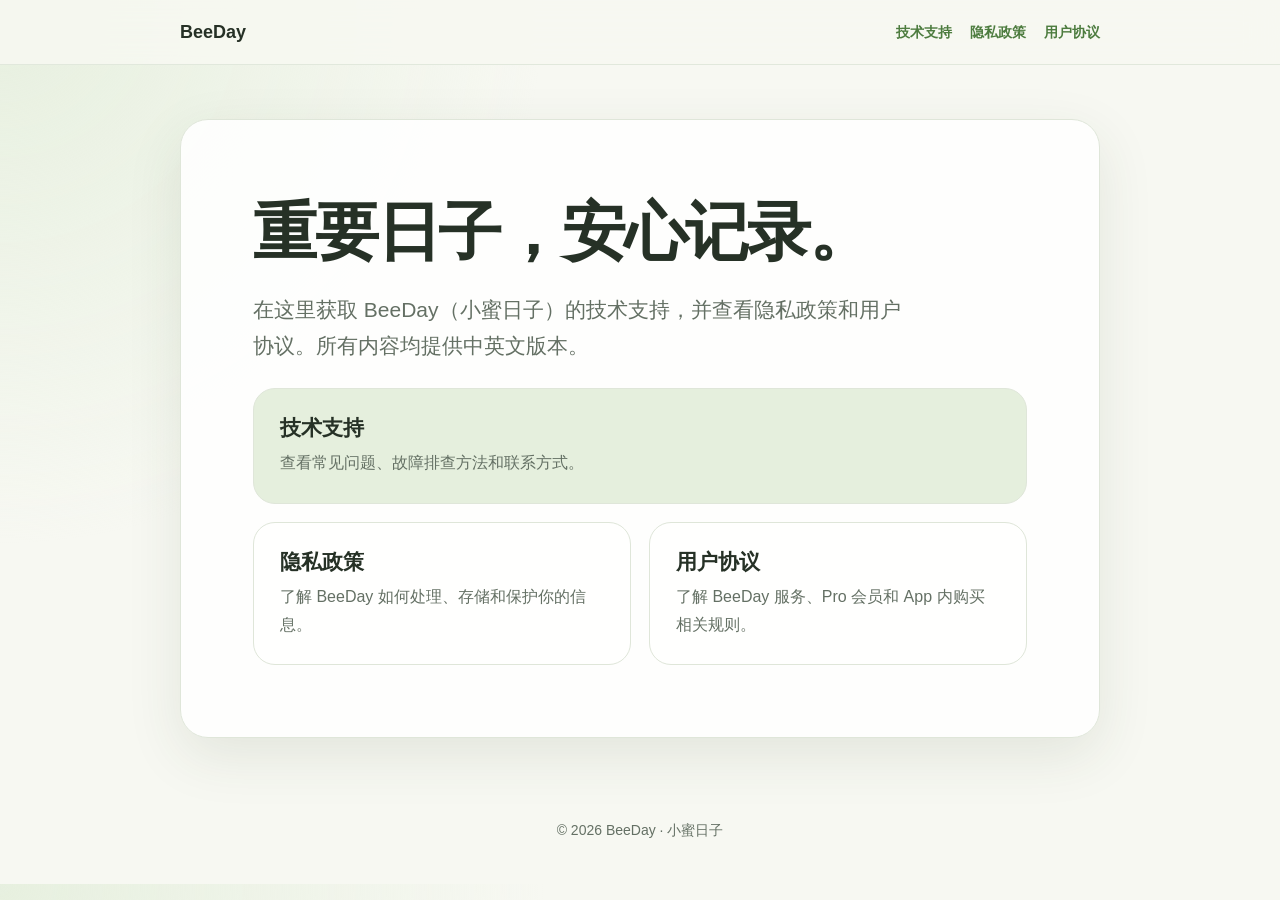
<file: index.html>
<!doctype html>
<html lang="zh-CN">
  <head>
    <meta charset="utf-8">
    <meta name="viewport" content="width=device-width, initial-scale=1">
    <meta name="description" content="BeeDay technical support, privacy policy, and terms of service.">
    <title>BeeDay · Support &amp; Legal</title>
    <link rel="stylesheet" href="./styles.css">
  </head>
  <body>
    <header class="site-header">
      <nav class="nav" aria-label="Main navigation">
        <a class="brand" href="./">BeeDay</a>
        <div class="nav-links">
          <a href="./support.html">技术支持</a>
          <a href="./privacy.html">隐私政策</a>
          <a href="./terms.html">用户协议</a>
        </div>
      </nav>
    </header>
    <main>
      <section class="hero">
        <h1>重要日子，安心记录。</h1>
        <p class="lead">
          在这里获取 BeeDay（小蜜日子）的技术支持，并查看隐私政策和用户协议。所有内容均提供中英文版本。
        </p>
        <div class="cards">
          <a class="card card-featured" href="./support.html">
            <h2>技术支持</h2>
            <p>查看常见问题、故障排查方法和联系方式。</p>
          </a>
          <a class="card" href="./privacy.html">
            <h2>隐私政策</h2>
            <p>了解 BeeDay 如何处理、存储和保护你的信息。</p>
          </a>
          <a class="card" href="./terms.html">
            <h2>用户协议</h2>
            <p>了解 BeeDay 服务、Pro 会员和 App 内购买相关规则。</p>
          </a>
        </div>
      </section>
    </main>
    <footer class="site-footer">© 2026 BeeDay · 小蜜日子</footer>
  </body>
</html>
</file>
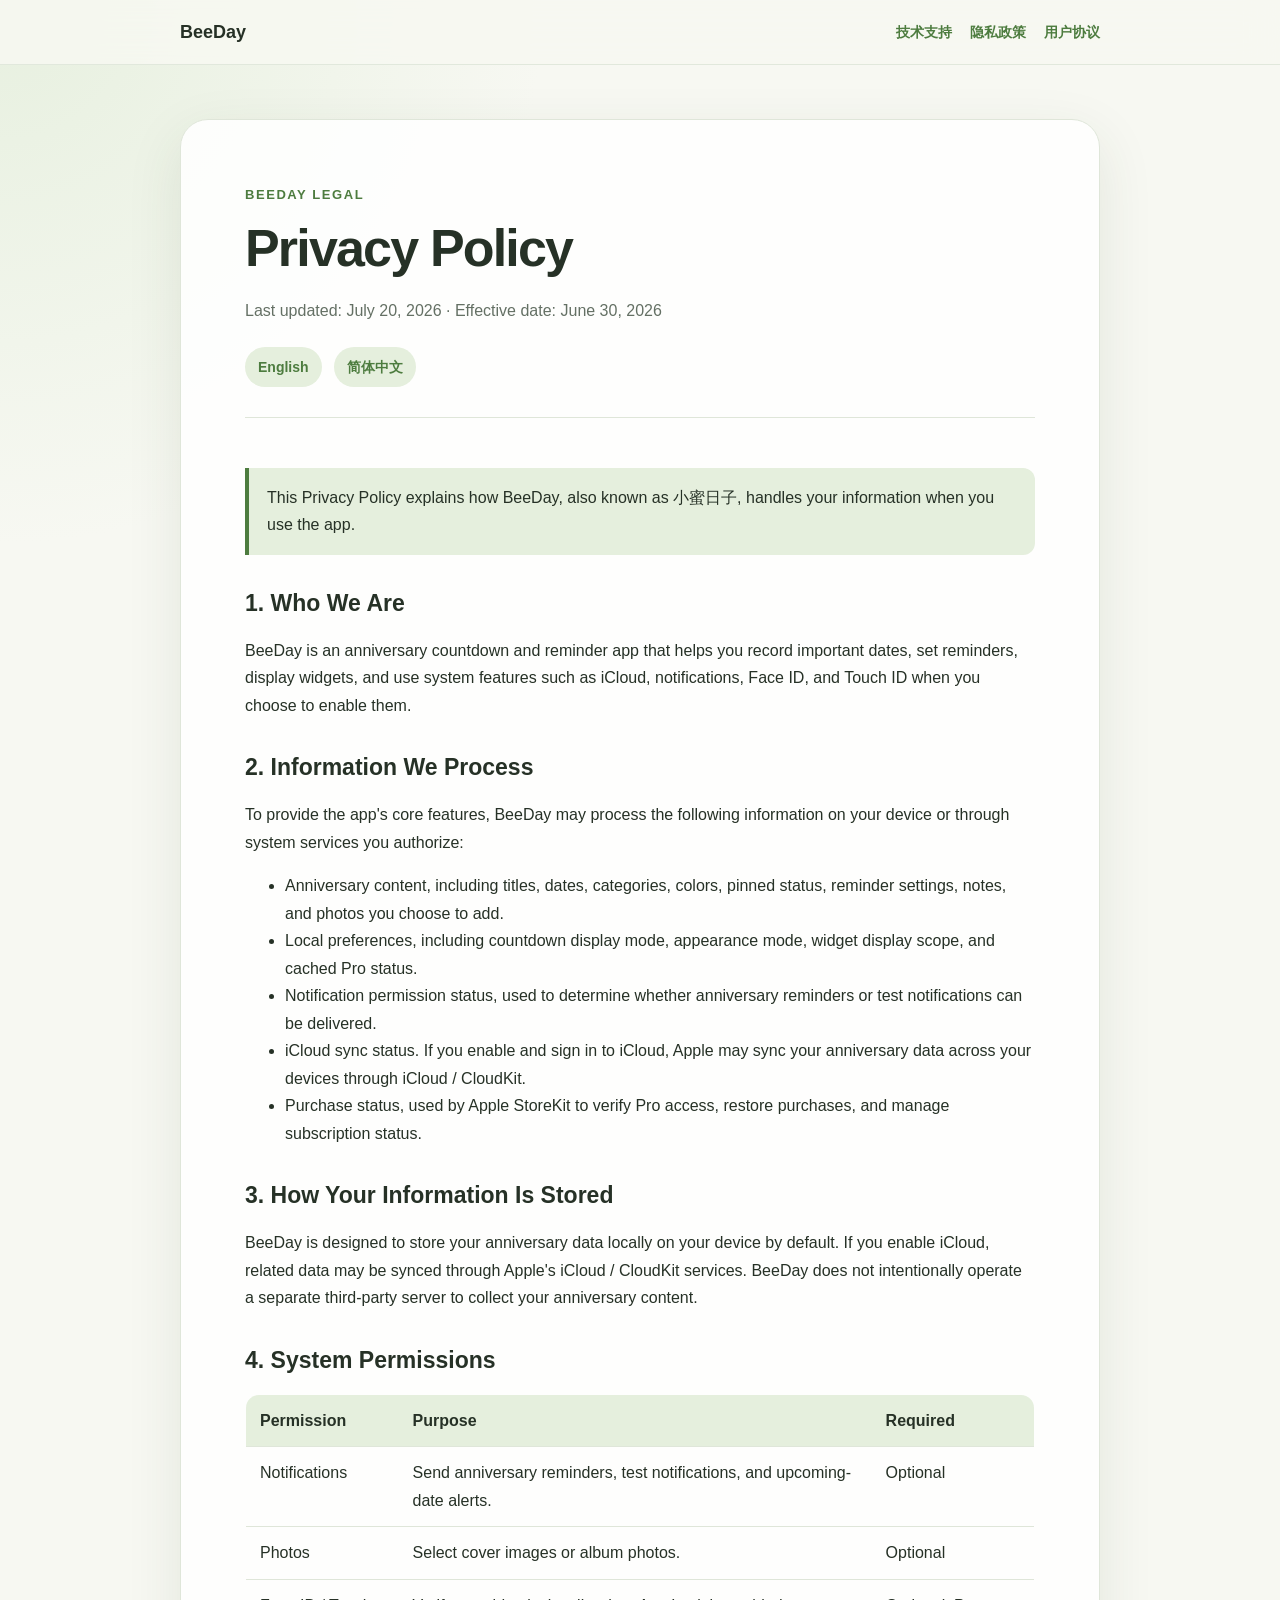
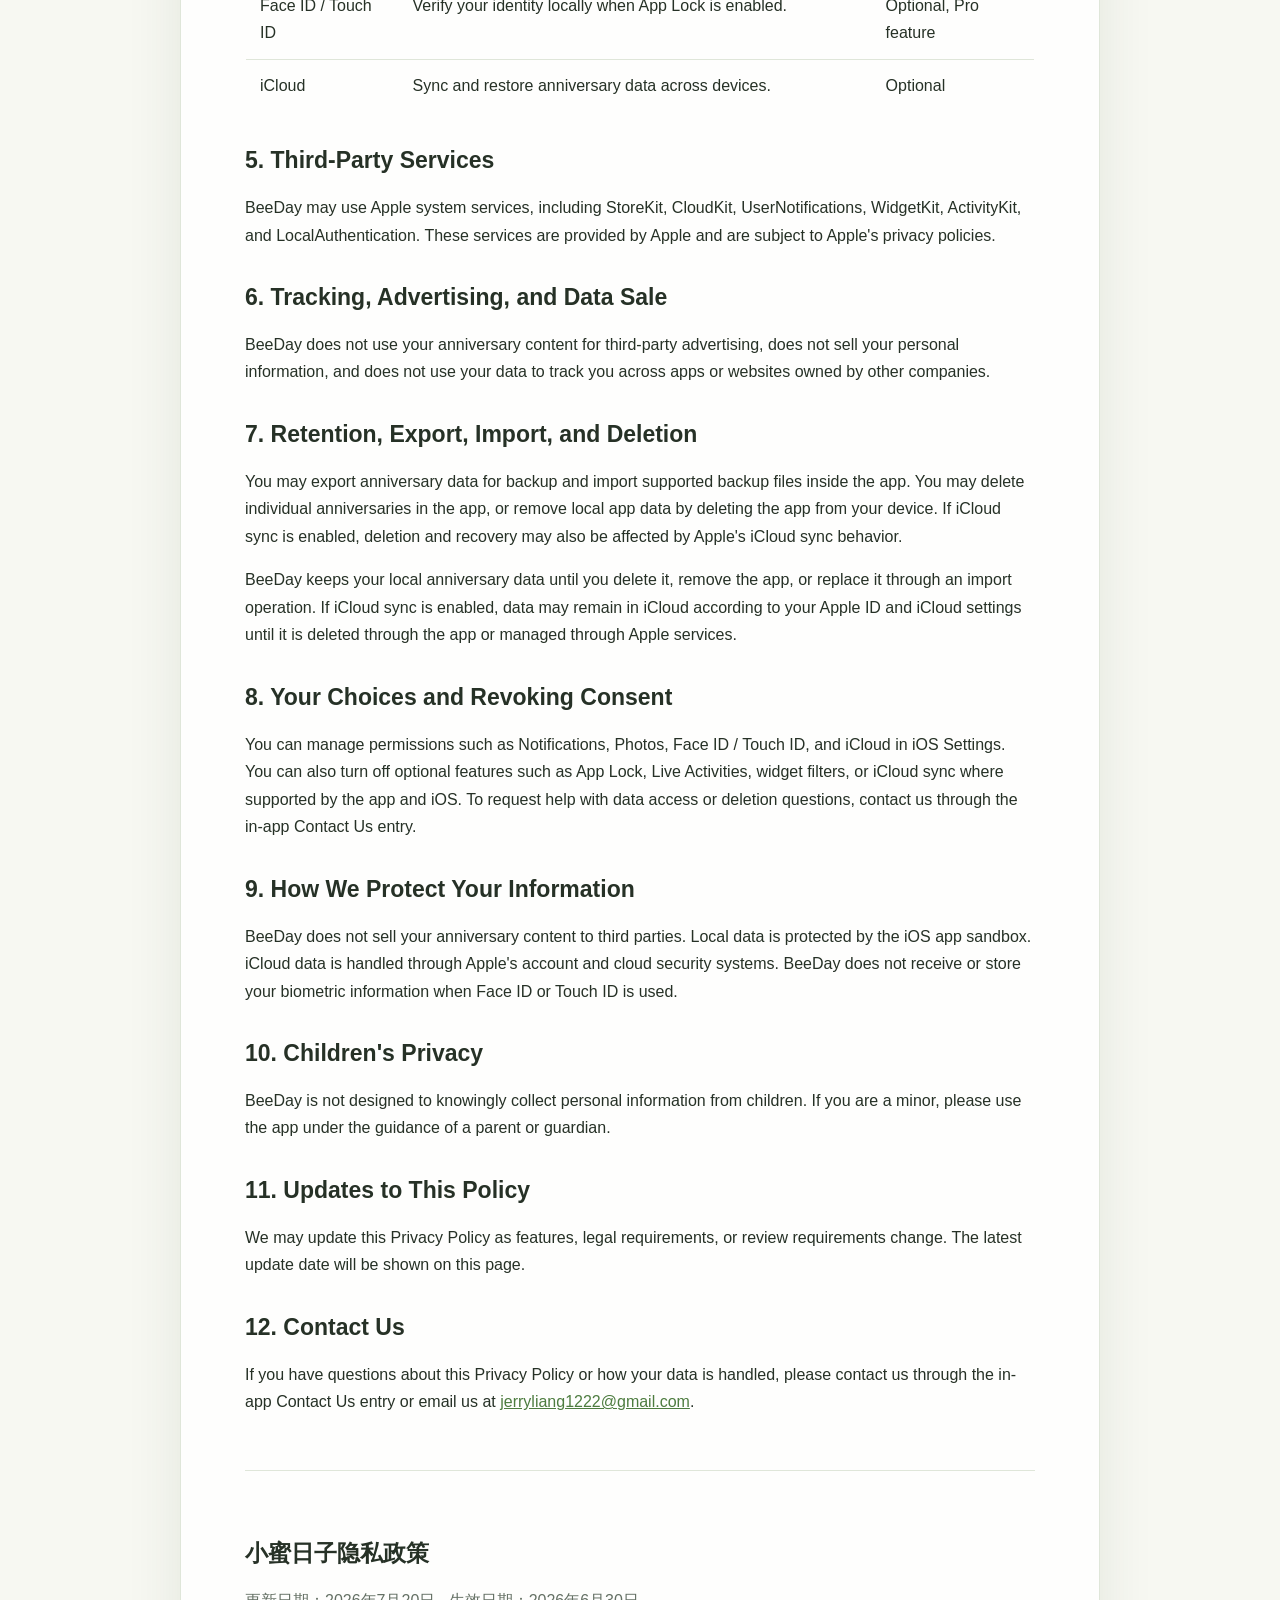
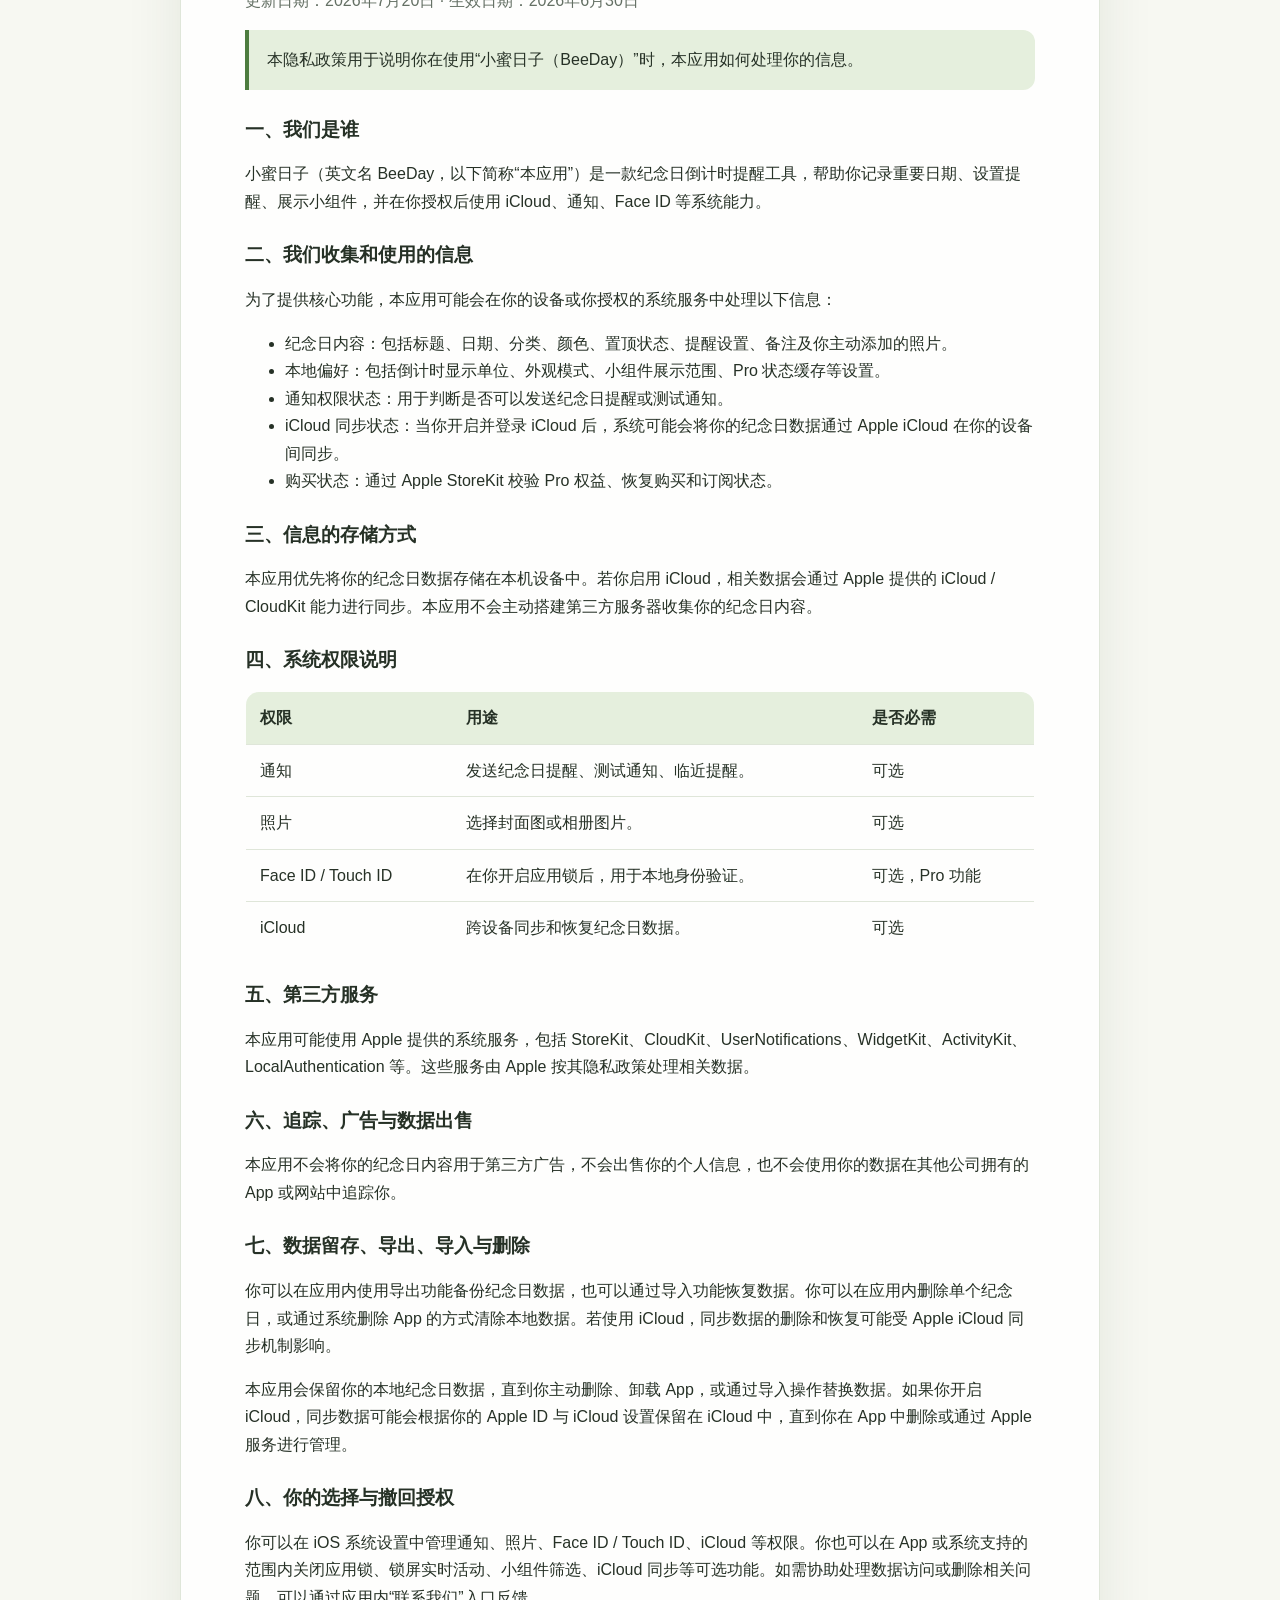
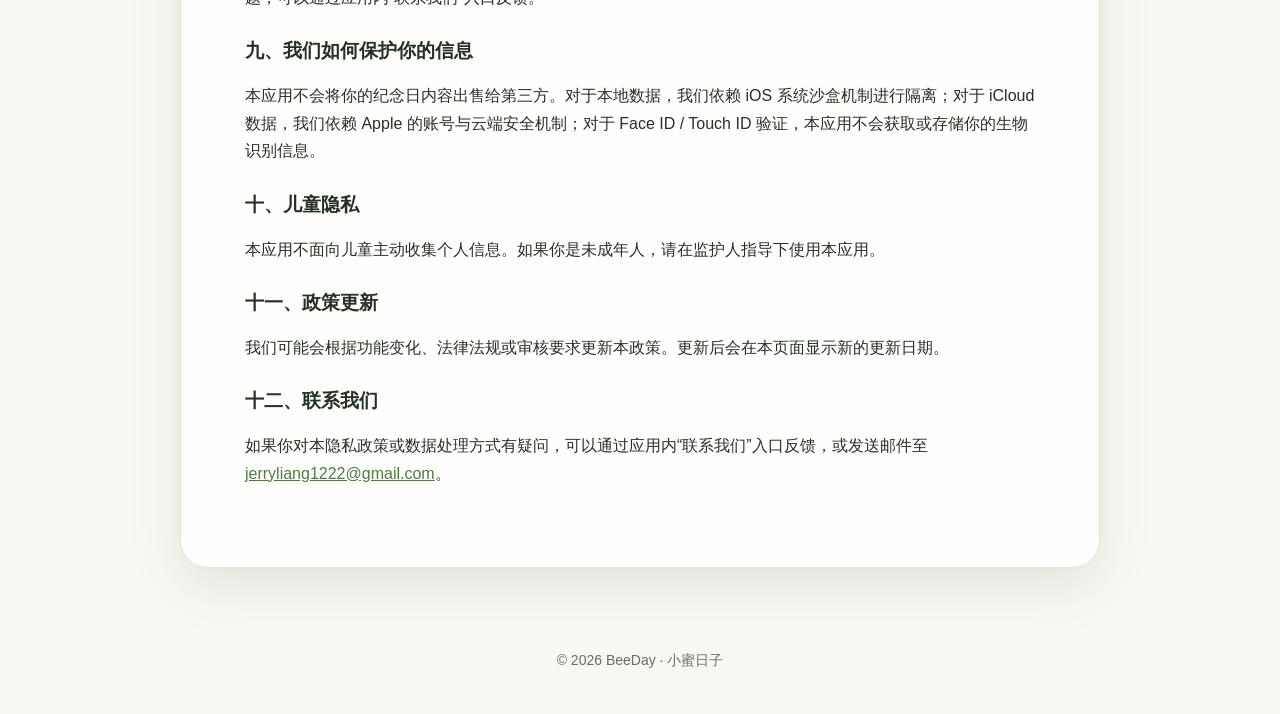
<file: privacy.html>
<!doctype html>
<html lang="en">
  <head>
    <meta charset="utf-8">
    <meta name="viewport" content="width=device-width, initial-scale=1">
    <meta name="description" content="BeeDay Privacy Policy / 小蜜日子隐私政策">
    <title>Privacy Policy · BeeDay</title>
    <link rel="stylesheet" href="./styles.css">
  </head>
  <body>
    <header class="site-header">
      <nav class="nav" aria-label="Main navigation">
        <a class="brand" href="./">BeeDay</a>
        <div class="nav-links">
          <a href="./support.html">技术支持</a>
          <a href="./privacy.html">隐私政策</a>
          <a href="./terms.html">用户协议</a>
        </div>
      </nav>
    </header>
    <main>
      <article class="document">
        <header class="document-header">
          <p class="eyebrow">BeeDay Legal</p>
          <h1>Privacy Policy</h1>
          <p class="meta">Last updated: July 20, 2026 · Effective date: June 30, 2026</p>
          <nav class="language-nav" aria-label="Language selection">
            <a href="#english">English</a>
            <a href="#chinese">简体中文</a>
          </nav>
        </header>

        <section class="policy-section" id="english" lang="en">
          <p class="notice">
            This Privacy Policy explains how BeeDay, also known as 小蜜日子, handles your
            information when you use the app.
          </p>

          <h2>1. Who We Are</h2>
          <p>
            BeeDay is an anniversary countdown and reminder app that helps you record
            important dates, set reminders, display widgets, and use system features such
            as iCloud, notifications, Face ID, and Touch ID when you choose to enable them.
          </p>

          <h2>2. Information We Process</h2>
          <p>
            To provide the app's core features, BeeDay may process the following
            information on your device or through system services you authorize:
          </p>
          <ul>
            <li>Anniversary content, including titles, dates, categories, colors, pinned status, reminder settings, notes, and photos you choose to add.</li>
            <li>Local preferences, including countdown display mode, appearance mode, widget display scope, and cached Pro status.</li>
            <li>Notification permission status, used to determine whether anniversary reminders or test notifications can be delivered.</li>
            <li>iCloud sync status. If you enable and sign in to iCloud, Apple may sync your anniversary data across your devices through iCloud / CloudKit.</li>
            <li>Purchase status, used by Apple StoreKit to verify Pro access, restore purchases, and manage subscription status.</li>
          </ul>

          <h2>3. How Your Information Is Stored</h2>
          <p>
            BeeDay is designed to store your anniversary data locally on your device by
            default. If you enable iCloud, related data may be synced through Apple's
            iCloud / CloudKit services. BeeDay does not intentionally operate a separate
            third-party server to collect your anniversary content.
          </p>

          <h2>4. System Permissions</h2>
          <table>
            <thead>
              <tr><th>Permission</th><th>Purpose</th><th>Required</th></tr>
            </thead>
            <tbody>
              <tr><td>Notifications</td><td>Send anniversary reminders, test notifications, and upcoming-date alerts.</td><td>Optional</td></tr>
              <tr><td>Photos</td><td>Select cover images or album photos.</td><td>Optional</td></tr>
              <tr><td>Face ID / Touch ID</td><td>Verify your identity locally when App Lock is enabled.</td><td>Optional, Pro feature</td></tr>
              <tr><td>iCloud</td><td>Sync and restore anniversary data across devices.</td><td>Optional</td></tr>
            </tbody>
          </table>

          <h2>5. Third-Party Services</h2>
          <p>
            BeeDay may use Apple system services, including StoreKit, CloudKit,
            UserNotifications, WidgetKit, ActivityKit, and LocalAuthentication. These
            services are provided by Apple and are subject to Apple's privacy policies.
          </p>

          <h2>6. Tracking, Advertising, and Data Sale</h2>
          <p>
            BeeDay does not use your anniversary content for third-party advertising, does
            not sell your personal information, and does not use your data to track you
            across apps or websites owned by other companies.
          </p>

          <h2>7. Retention, Export, Import, and Deletion</h2>
          <p>
            You may export anniversary data for backup and import supported backup files
            inside the app. You may delete individual anniversaries in the app, or remove
            local app data by deleting the app from your device. If iCloud sync is enabled,
            deletion and recovery may also be affected by Apple's iCloud sync behavior.
          </p>
          <p>
            BeeDay keeps your local anniversary data until you delete it, remove the app,
            or replace it through an import operation. If iCloud sync is enabled, data may
            remain in iCloud according to your Apple ID and iCloud settings until it is
            deleted through the app or managed through Apple services.
          </p>

          <h2>8. Your Choices and Revoking Consent</h2>
          <p>
            You can manage permissions such as Notifications, Photos, Face ID / Touch ID,
            and iCloud in iOS Settings. You can also turn off optional features such as App
            Lock, Live Activities, widget filters, or iCloud sync where supported by the
            app and iOS. To request help with data access or deletion questions, contact us
            through the in-app Contact Us entry.
          </p>

          <h2>9. How We Protect Your Information</h2>
          <p>
            BeeDay does not sell your anniversary content to third parties. Local data is
            protected by the iOS app sandbox. iCloud data is handled through Apple's
            account and cloud security systems. BeeDay does not receive or store your
            biometric information when Face ID or Touch ID is used.
          </p>

          <h2>10. Children's Privacy</h2>
          <p>
            BeeDay is not designed to knowingly collect personal information from
            children. If you are a minor, please use the app under the guidance of a parent
            or guardian.
          </p>

          <h2>11. Updates to This Policy</h2>
          <p>
            We may update this Privacy Policy as features, legal requirements, or review
            requirements change. The latest update date will be shown on this page.
          </p>

          <h2>12. Contact Us</h2>
          <p>
            If you have questions about this Privacy Policy or how your data is handled,
            please contact us through the in-app Contact Us entry or email us at
            <a href="mailto:jerryliang1222@gmail.com">jerryliang1222@gmail.com</a>.
          </p>
        </section>

        <section class="policy-section" id="chinese" lang="zh-CN">
          <h2>小蜜日子隐私政策</h2>
          <p class="meta">更新日期：2026年7月20日 · 生效日期：2026年6月30日</p>
          <p class="notice">
            本隐私政策用于说明你在使用“小蜜日子（BeeDay）”时，本应用如何处理你的信息。
          </p>

          <h3>一、我们是谁</h3>
          <p>
            小蜜日子（英文名 BeeDay，以下简称“本应用”）是一款纪念日倒计时提醒工具，帮助你记录重要日期、设置提醒、展示小组件，并在你授权后使用 iCloud、通知、Face ID 等系统能力。
          </p>

          <h3>二、我们收集和使用的信息</h3>
          <p>为了提供核心功能，本应用可能会在你的设备或你授权的系统服务中处理以下信息：</p>
          <ul>
            <li>纪念日内容：包括标题、日期、分类、颜色、置顶状态、提醒设置、备注及你主动添加的照片。</li>
            <li>本地偏好：包括倒计时显示单位、外观模式、小组件展示范围、Pro 状态缓存等设置。</li>
            <li>通知权限状态：用于判断是否可以发送纪念日提醒或测试通知。</li>
            <li>iCloud 同步状态：当你开启并登录 iCloud 后，系统可能会将你的纪念日数据通过 Apple iCloud 在你的设备间同步。</li>
            <li>购买状态：通过 Apple StoreKit 校验 Pro 权益、恢复购买和订阅状态。</li>
          </ul>

          <h3>三、信息的存储方式</h3>
          <p>
            本应用优先将你的纪念日数据存储在本机设备中。若你启用 iCloud，相关数据会通过 Apple 提供的 iCloud / CloudKit 能力进行同步。本应用不会主动搭建第三方服务器收集你的纪念日内容。
          </p>

          <h3>四、系统权限说明</h3>
          <table>
            <thead>
              <tr><th>权限</th><th>用途</th><th>是否必需</th></tr>
            </thead>
            <tbody>
              <tr><td>通知</td><td>发送纪念日提醒、测试通知、临近提醒。</td><td>可选</td></tr>
              <tr><td>照片</td><td>选择封面图或相册图片。</td><td>可选</td></tr>
              <tr><td>Face ID / Touch ID</td><td>在你开启应用锁后，用于本地身份验证。</td><td>可选，Pro 功能</td></tr>
              <tr><td>iCloud</td><td>跨设备同步和恢复纪念日数据。</td><td>可选</td></tr>
            </tbody>
          </table>

          <h3>五、第三方服务</h3>
          <p>
            本应用可能使用 Apple 提供的系统服务，包括 StoreKit、CloudKit、UserNotifications、WidgetKit、ActivityKit、LocalAuthentication 等。这些服务由 Apple 按其隐私政策处理相关数据。
          </p>

          <h3>六、追踪、广告与数据出售</h3>
          <p>
            本应用不会将你的纪念日内容用于第三方广告，不会出售你的个人信息，也不会使用你的数据在其他公司拥有的 App 或网站中追踪你。
          </p>

          <h3>七、数据留存、导出、导入与删除</h3>
          <p>
            你可以在应用内使用导出功能备份纪念日数据，也可以通过导入功能恢复数据。你可以在应用内删除单个纪念日，或通过系统删除 App 的方式清除本地数据。若使用 iCloud，同步数据的删除和恢复可能受 Apple iCloud 同步机制影响。
          </p>
          <p>
            本应用会保留你的本地纪念日数据，直到你主动删除、卸载 App，或通过导入操作替换数据。如果你开启 iCloud，同步数据可能会根据你的 Apple ID 与 iCloud 设置保留在 iCloud 中，直到你在 App 中删除或通过 Apple 服务进行管理。
          </p>

          <h3>八、你的选择与撤回授权</h3>
          <p>
            你可以在 iOS 系统设置中管理通知、照片、Face ID / Touch ID、iCloud 等权限。你也可以在 App 或系统支持的范围内关闭应用锁、锁屏实时活动、小组件筛选、iCloud 同步等可选功能。如需协助处理数据访问或删除相关问题，可以通过应用内“联系我们”入口反馈。
          </p>

          <h3>九、我们如何保护你的信息</h3>
          <p>
            本应用不会将你的纪念日内容出售给第三方。对于本地数据，我们依赖 iOS 系统沙盒机制进行隔离；对于 iCloud 数据，我们依赖 Apple 的账号与云端安全机制；对于 Face ID / Touch ID 验证，本应用不会获取或存储你的生物识别信息。
          </p>

          <h3>十、儿童隐私</h3>
          <p>本应用不面向儿童主动收集个人信息。如果你是未成年人，请在监护人指导下使用本应用。</p>

          <h3>十一、政策更新</h3>
          <p>我们可能会根据功能变化、法律法规或审核要求更新本政策。更新后会在本页面显示新的更新日期。</p>

          <h3>十二、联系我们</h3>
          <p>
            如果你对本隐私政策或数据处理方式有疑问，可以通过应用内“联系我们”入口反馈，或发送邮件至
            <a href="mailto:jerryliang1222@gmail.com">jerryliang1222@gmail.com</a>。
          </p>
        </section>
      </article>
    </main>
    <footer class="site-footer">© 2026 BeeDay · 小蜜日子</footer>
  </body>
</html>
</file>
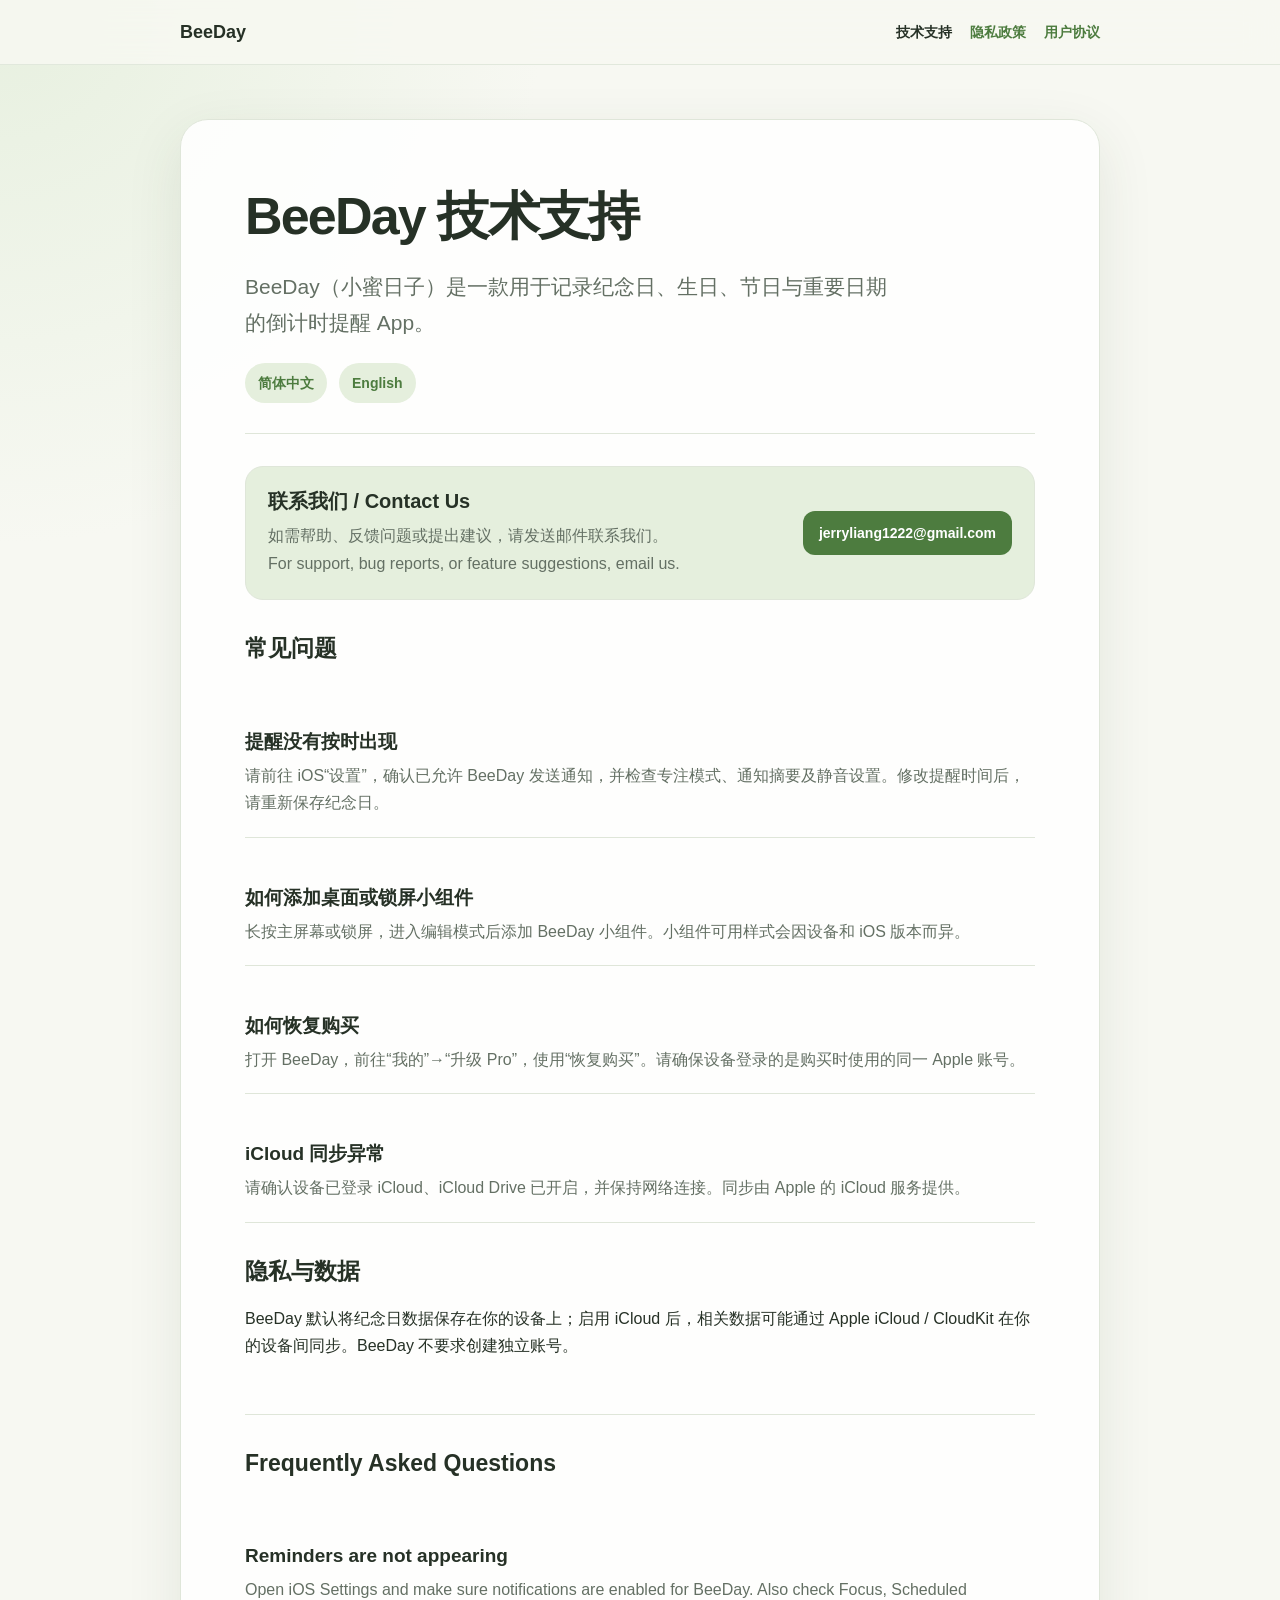
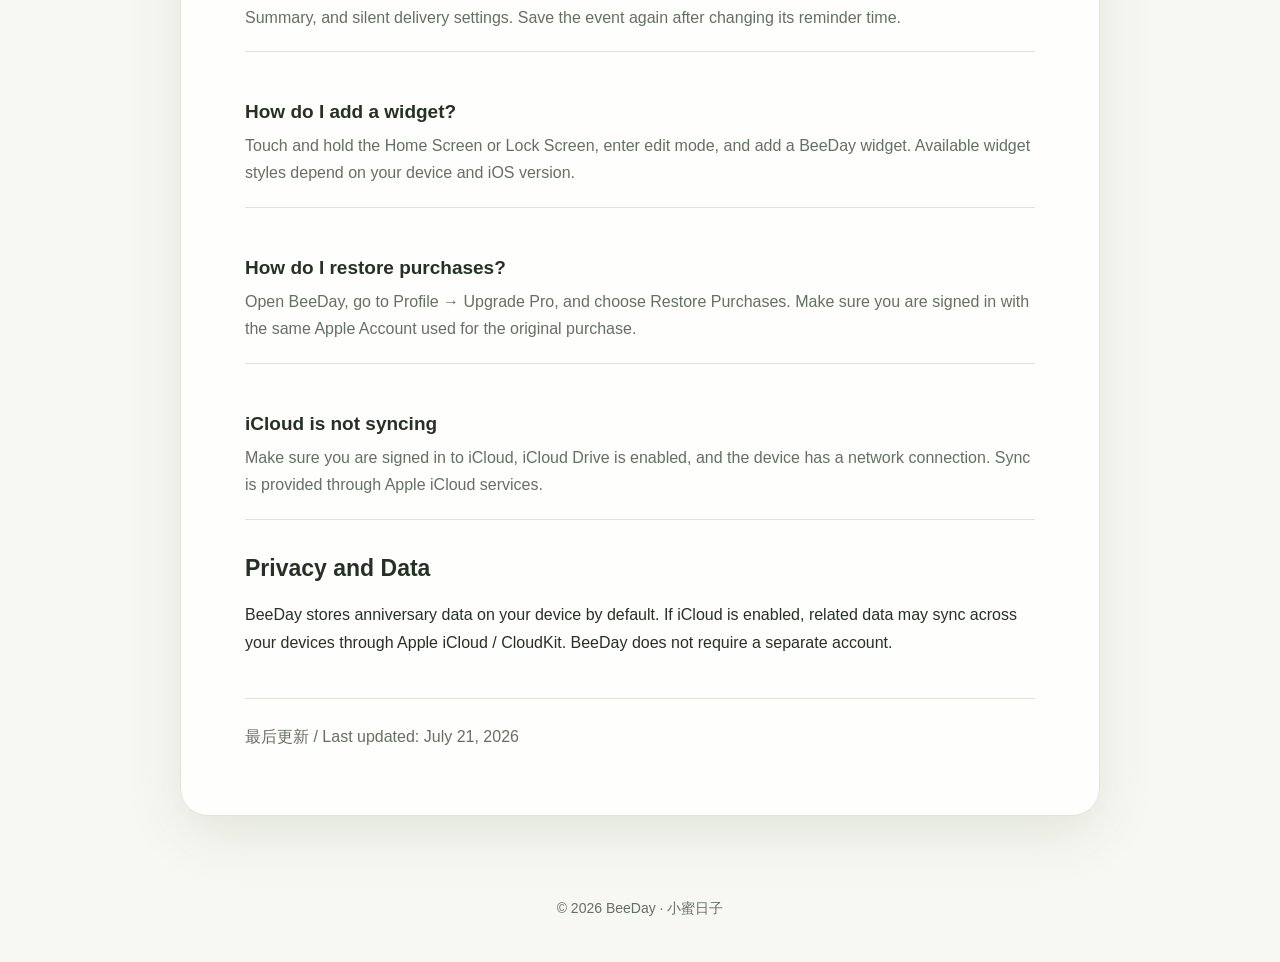
<file: support.html>
<!doctype html>
<html lang="zh-CN">
  <head>
    <meta charset="utf-8">
    <meta name="viewport" content="width=device-width, initial-scale=1">
    <meta name="description" content="BeeDay（小蜜日子）技术支持、常见问题与联系方式。">
    <title>技术支持 · BeeDay</title>
    <link rel="stylesheet" href="./styles.css">
  </head>
  <body>
    <header class="site-header">
      <nav class="nav" aria-label="主导航">
        <a class="brand" href="./">BeeDay</a>
        <div class="nav-links">
          <a href="./support.html" aria-current="page">技术支持</a>
          <a href="./privacy.html">隐私政策</a>
          <a href="./terms.html">用户协议</a>
        </div>
      </nav>
    </header>
    <main>
      <article class="document support-document">
        <header class="document-header">
          <h1>BeeDay 技术支持</h1>
          <p class="lead">
            BeeDay（小蜜日子）是一款用于记录纪念日、生日、节日与重要日期的倒计时提醒 App。
          </p>
          <nav class="language-nav" aria-label="语言选择">
            <a href="#chinese">简体中文</a>
            <a href="#english">English</a>
          </nav>
        </header>

        <aside class="support-contact" aria-labelledby="contact-title">
          <div>
            <h2 id="contact-title">联系我们 / Contact Us</h2>
            <p>
              如需帮助、反馈问题或提出建议，请发送邮件联系我们。<br>
              For support, bug reports, or feature suggestions, email us.
            </p>
          </div>
          <a class="contact-button" href="mailto:jerryliang1222@gmail.com">
            jerryliang1222@gmail.com
          </a>
        </aside>

        <section class="policy-section faq-section" id="chinese" lang="zh-CN">
          <h2>常见问题</h2>
          <article class="faq-item">
            <h3>提醒没有按时出现</h3>
            <p>请前往 iOS“设置”，确认已允许 BeeDay 发送通知，并检查专注模式、通知摘要及静音设置。修改提醒时间后，请重新保存纪念日。</p>
          </article>
          <article class="faq-item">
            <h3>如何添加桌面或锁屏小组件</h3>
            <p>长按主屏幕或锁屏，进入编辑模式后添加 BeeDay 小组件。小组件可用样式会因设备和 iOS 版本而异。</p>
          </article>
          <article class="faq-item">
            <h3>如何恢复购买</h3>
            <p>打开 BeeDay，前往“我的”→“升级 Pro”，使用“恢复购买”。请确保设备登录的是购买时使用的同一 Apple 账号。</p>
          </article>
          <article class="faq-item">
            <h3>iCloud 同步异常</h3>
            <p>请确认设备已登录 iCloud、iCloud Drive 已开启，并保持网络连接。同步由 Apple 的 iCloud 服务提供。</p>
          </article>
          <h2>隐私与数据</h2>
          <p>BeeDay 默认将纪念日数据保存在你的设备上；启用 iCloud 后，相关数据可能通过 Apple iCloud / CloudKit 在你的设备间同步。BeeDay 不要求创建独立账号。</p>
        </section>

        <section class="policy-section faq-section" id="english" lang="en">
          <h2>Frequently Asked Questions</h2>
          <article class="faq-item">
            <h3>Reminders are not appearing</h3>
            <p>Open iOS Settings and make sure notifications are enabled for BeeDay. Also check Focus, Scheduled Summary, and silent delivery settings. Save the event again after changing its reminder time.</p>
          </article>
          <article class="faq-item">
            <h3>How do I add a widget?</h3>
            <p>Touch and hold the Home Screen or Lock Screen, enter edit mode, and add a BeeDay widget. Available widget styles depend on your device and iOS version.</p>
          </article>
          <article class="faq-item">
            <h3>How do I restore purchases?</h3>
            <p>Open BeeDay, go to Profile → Upgrade Pro, and choose Restore Purchases. Make sure you are signed in with the same Apple Account used for the original purchase.</p>
          </article>
          <article class="faq-item">
            <h3>iCloud is not syncing</h3>
            <p>Make sure you are signed in to iCloud, iCloud Drive is enabled, and the device has a network connection. Sync is provided through Apple iCloud services.</p>
          </article>
          <h2>Privacy and Data</h2>
          <p>BeeDay stores anniversary data on your device by default. If iCloud is enabled, related data may sync across your devices through Apple iCloud / CloudKit. BeeDay does not require a separate account.</p>
        </section>

        <p class="meta support-updated">最后更新 / Last updated: July 21, 2026</p>
      </article>
    </main>
    <footer class="site-footer">© 2026 BeeDay · 小蜜日子</footer>
  </body>
</html>
</file>
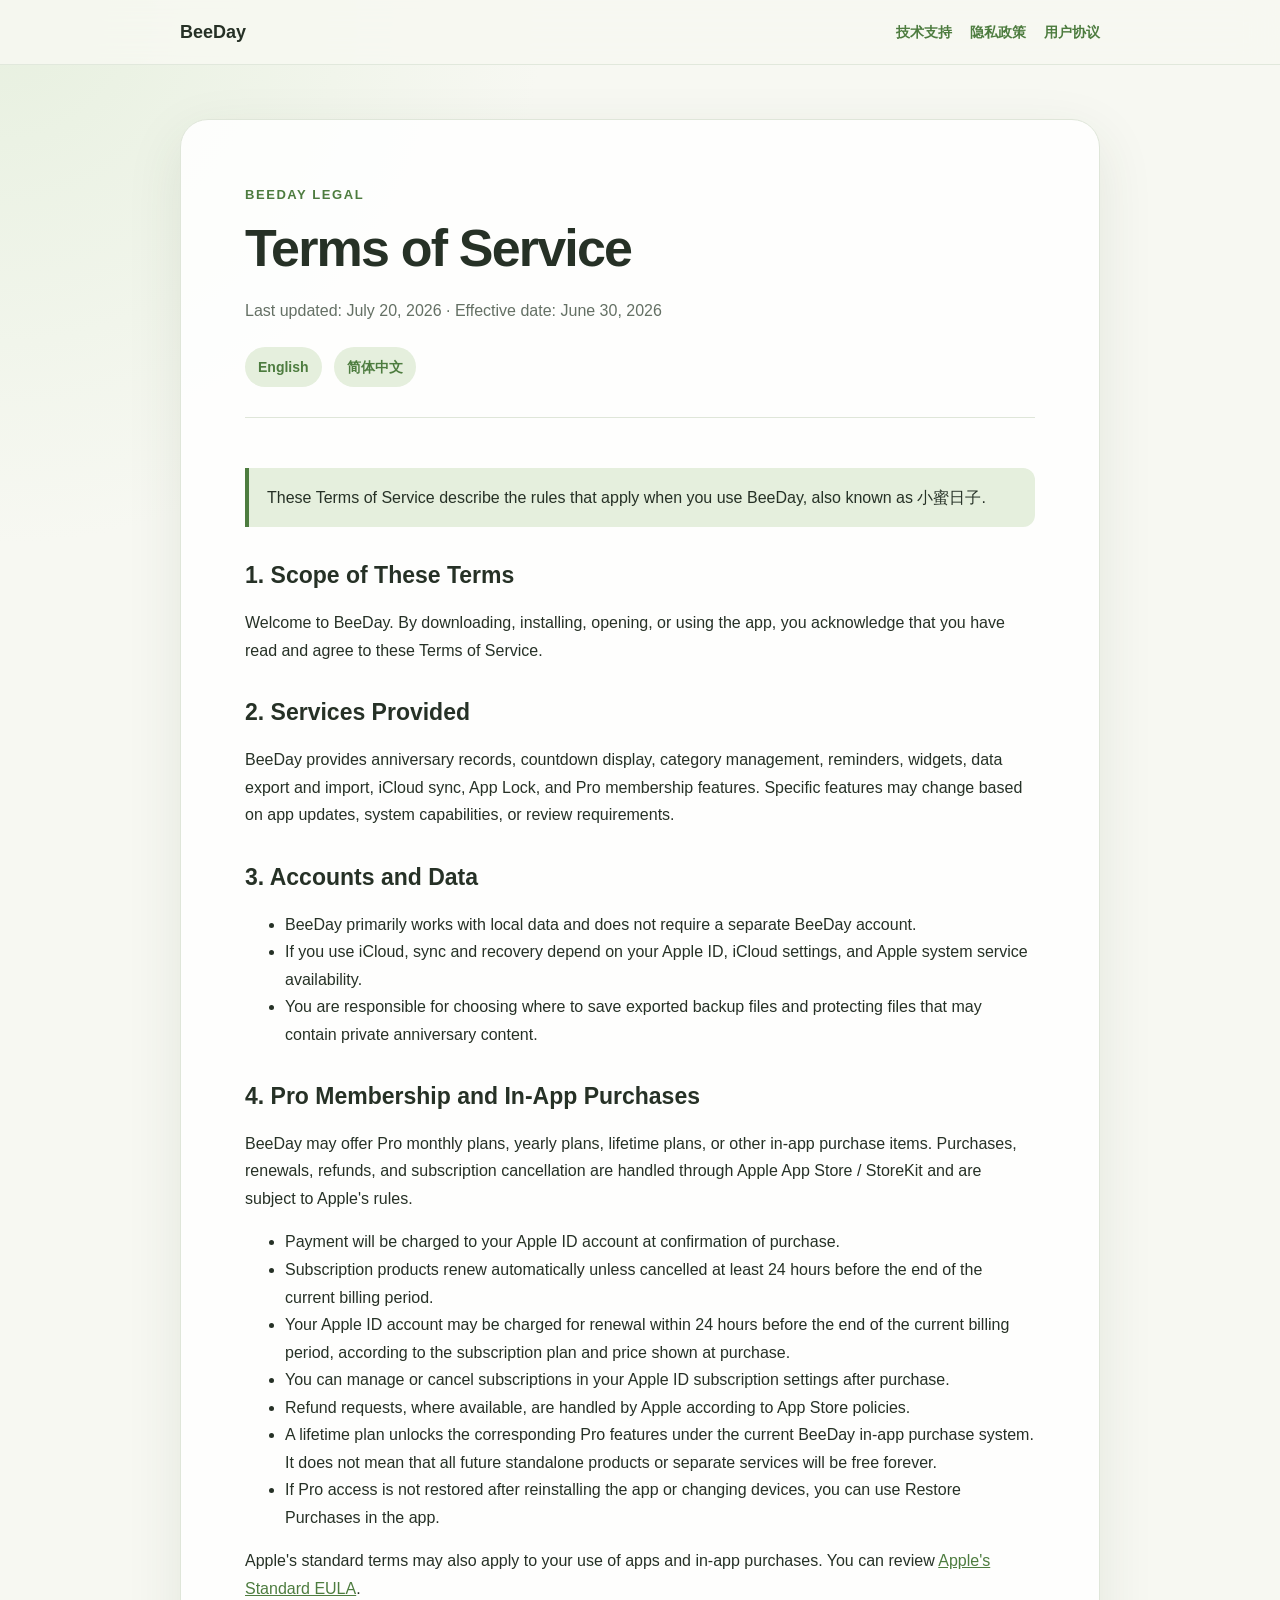
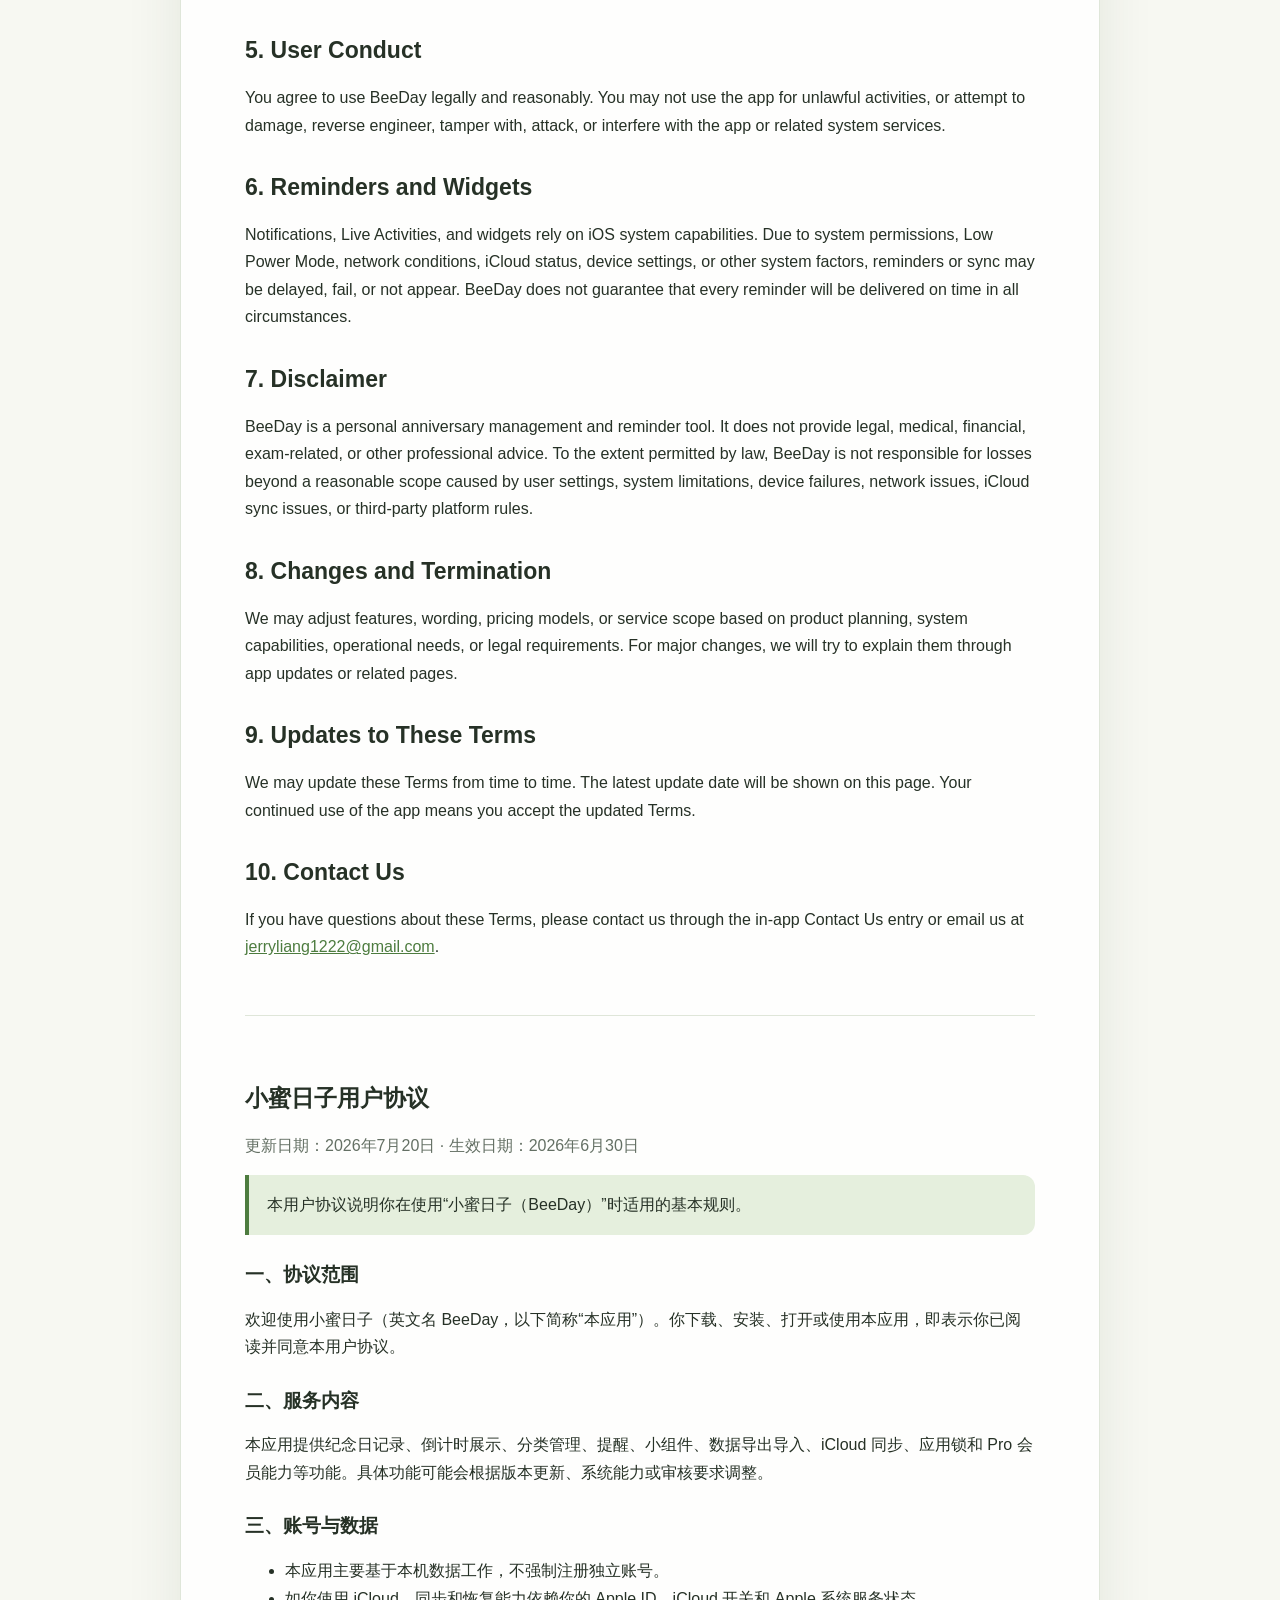
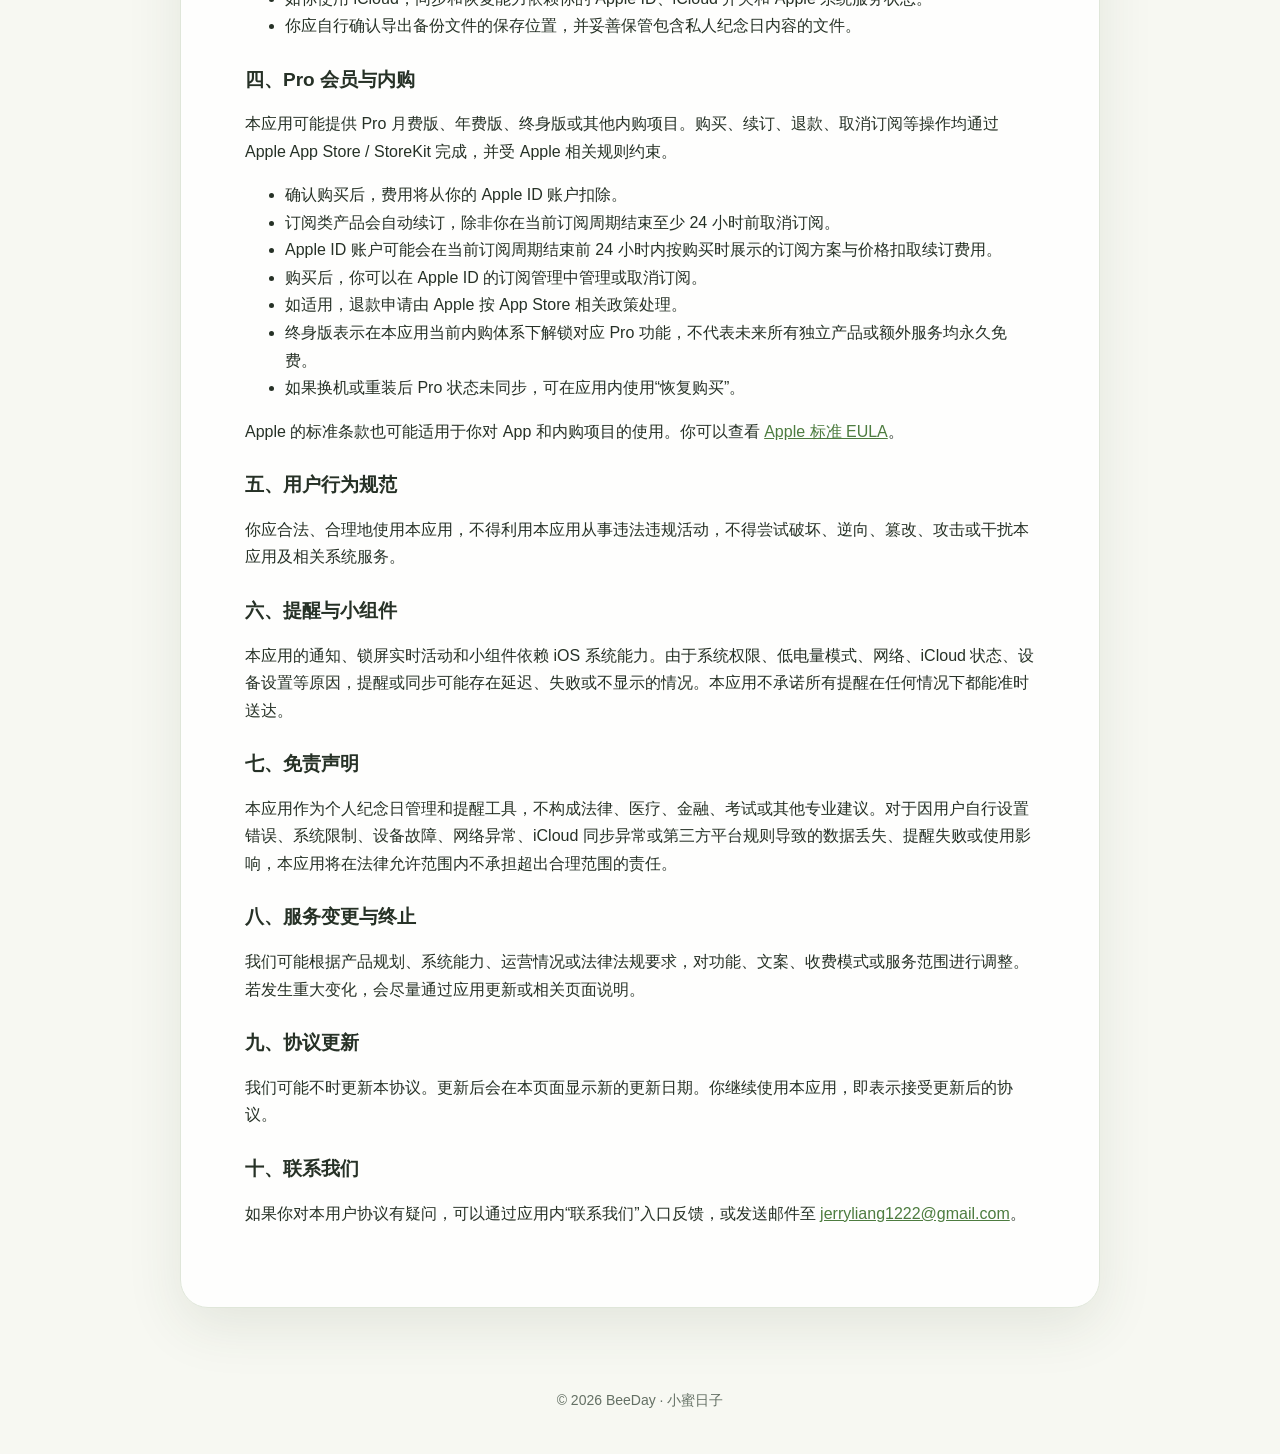
<file: terms.html>
<!doctype html>
<html lang="en">
  <head>
    <meta charset="utf-8">
    <meta name="viewport" content="width=device-width, initial-scale=1">
    <meta name="description" content="BeeDay Terms of Service / 小蜜日子用户协议">
    <title>Terms of Service · BeeDay</title>
    <link rel="stylesheet" href="./styles.css">
  </head>
  <body>
    <header class="site-header">
      <nav class="nav" aria-label="Main navigation">
        <a class="brand" href="./">BeeDay</a>
        <div class="nav-links">
          <a href="./support.html">技术支持</a>
          <a href="./privacy.html">隐私政策</a>
          <a href="./terms.html">用户协议</a>
        </div>
      </nav>
    </header>
    <main>
      <article class="document">
        <header class="document-header">
          <p class="eyebrow">BeeDay Legal</p>
          <h1>Terms of Service</h1>
          <p class="meta">Last updated: July 20, 2026 · Effective date: June 30, 2026</p>
          <nav class="language-nav" aria-label="Language selection">
            <a href="#english">English</a>
            <a href="#chinese">简体中文</a>
          </nav>
        </header>

        <section class="policy-section" id="english" lang="en">
          <p class="notice">
            These Terms of Service describe the rules that apply when you use BeeDay,
            also known as 小蜜日子.
          </p>

          <h2>1. Scope of These Terms</h2>
          <p>
            Welcome to BeeDay. By downloading, installing, opening, or using the app,
            you acknowledge that you have read and agree to these Terms of Service.
          </p>

          <h2>2. Services Provided</h2>
          <p>
            BeeDay provides anniversary records, countdown display, category management,
            reminders, widgets, data export and import, iCloud sync, App Lock, and Pro
            membership features. Specific features may change based on app updates,
            system capabilities, or review requirements.
          </p>

          <h2>3. Accounts and Data</h2>
          <ul>
            <li>BeeDay primarily works with local data and does not require a separate BeeDay account.</li>
            <li>If you use iCloud, sync and recovery depend on your Apple ID, iCloud settings, and Apple system service availability.</li>
            <li>You are responsible for choosing where to save exported backup files and protecting files that may contain private anniversary content.</li>
          </ul>

          <h2>4. Pro Membership and In-App Purchases</h2>
          <p>
            BeeDay may offer Pro monthly plans, yearly plans, lifetime plans, or other
            in-app purchase items. Purchases, renewals, refunds, and subscription
            cancellation are handled through Apple App Store / StoreKit and are subject
            to Apple's rules.
          </p>
          <ul>
            <li>Payment will be charged to your Apple ID account at confirmation of purchase.</li>
            <li>Subscription products renew automatically unless cancelled at least 24 hours before the end of the current billing period.</li>
            <li>Your Apple ID account may be charged for renewal within 24 hours before the end of the current billing period, according to the subscription plan and price shown at purchase.</li>
            <li>You can manage or cancel subscriptions in your Apple ID subscription settings after purchase.</li>
            <li>Refund requests, where available, are handled by Apple according to App Store policies.</li>
            <li>A lifetime plan unlocks the corresponding Pro features under the current BeeDay in-app purchase system. It does not mean that all future standalone products or separate services will be free forever.</li>
            <li>If Pro access is not restored after reinstalling the app or changing devices, you can use Restore Purchases in the app.</li>
          </ul>
          <p>
            Apple's standard terms may also apply to your use of apps and in-app
            purchases. You can review
            <a href="https://www.apple.com/legal/internet-services/itunes/dev/stdeula/">Apple's Standard EULA</a>.
          </p>

          <h2>5. User Conduct</h2>
          <p>
            You agree to use BeeDay legally and reasonably. You may not use the app for
            unlawful activities, or attempt to damage, reverse engineer, tamper with,
            attack, or interfere with the app or related system services.
          </p>

          <h2>6. Reminders and Widgets</h2>
          <p>
            Notifications, Live Activities, and widgets rely on iOS system capabilities.
            Due to system permissions, Low Power Mode, network conditions, iCloud status,
            device settings, or other system factors, reminders or sync may be delayed,
            fail, or not appear. BeeDay does not guarantee that every reminder will be
            delivered on time in all circumstances.
          </p>

          <h2>7. Disclaimer</h2>
          <p>
            BeeDay is a personal anniversary management and reminder tool. It does not
            provide legal, medical, financial, exam-related, or other professional advice.
            To the extent permitted by law, BeeDay is not responsible for losses beyond a
            reasonable scope caused by user settings, system limitations, device failures,
            network issues, iCloud sync issues, or third-party platform rules.
          </p>

          <h2>8. Changes and Termination</h2>
          <p>
            We may adjust features, wording, pricing models, or service scope based on
            product planning, system capabilities, operational needs, or legal
            requirements. For major changes, we will try to explain them through app
            updates or related pages.
          </p>

          <h2>9. Updates to These Terms</h2>
          <p>
            We may update these Terms from time to time. The latest update date will be
            shown on this page. Your continued use of the app means you accept the
            updated Terms.
          </p>

          <h2>10. Contact Us</h2>
          <p>
            If you have questions about these Terms, please contact us through the in-app
            Contact Us entry or email us at
            <a href="mailto:jerryliang1222@gmail.com">jerryliang1222@gmail.com</a>.
          </p>
        </section>

        <section class="policy-section" id="chinese" lang="zh-CN">
          <h2>小蜜日子用户协议</h2>
          <p class="meta">更新日期：2026年7月20日 · 生效日期：2026年6月30日</p>
          <p class="notice">本用户协议说明你在使用“小蜜日子（BeeDay）”时适用的基本规则。</p>

          <h3>一、协议范围</h3>
          <p>
            欢迎使用小蜜日子（英文名 BeeDay，以下简称“本应用”）。你下载、安装、打开或使用本应用，即表示你已阅读并同意本用户协议。
          </p>

          <h3>二、服务内容</h3>
          <p>
            本应用提供纪念日记录、倒计时展示、分类管理、提醒、小组件、数据导出导入、iCloud 同步、应用锁和 Pro 会员能力等功能。具体功能可能会根据版本更新、系统能力或审核要求调整。
          </p>

          <h3>三、账号与数据</h3>
          <ul>
            <li>本应用主要基于本机数据工作，不强制注册独立账号。</li>
            <li>如你使用 iCloud，同步和恢复能力依赖你的 Apple ID、iCloud 开关和 Apple 系统服务状态。</li>
            <li>你应自行确认导出备份文件的保存位置，并妥善保管包含私人纪念日内容的文件。</li>
          </ul>

          <h3>四、Pro 会员与内购</h3>
          <p>
            本应用可能提供 Pro 月费版、年费版、终身版或其他内购项目。购买、续订、退款、取消订阅等操作均通过 Apple App Store / StoreKit 完成，并受 Apple 相关规则约束。
          </p>
          <ul>
            <li>确认购买后，费用将从你的 Apple ID 账户扣除。</li>
            <li>订阅类产品会自动续订，除非你在当前订阅周期结束至少 24 小时前取消订阅。</li>
            <li>Apple ID 账户可能会在当前订阅周期结束前 24 小时内按购买时展示的订阅方案与价格扣取续订费用。</li>
            <li>购买后，你可以在 Apple ID 的订阅管理中管理或取消订阅。</li>
            <li>如适用，退款申请由 Apple 按 App Store 相关政策处理。</li>
            <li>终身版表示在本应用当前内购体系下解锁对应 Pro 功能，不代表未来所有独立产品或额外服务均永久免费。</li>
            <li>如果换机或重装后 Pro 状态未同步，可在应用内使用“恢复购买”。</li>
          </ul>
          <p>
            Apple 的标准条款也可能适用于你对 App 和内购项目的使用。你可以查看
            <a href="https://www.apple.com/legal/internet-services/itunes/dev/stdeula/">Apple 标准 EULA</a>。
          </p>

          <h3>五、用户行为规范</h3>
          <p>
            你应合法、合理地使用本应用，不得利用本应用从事违法违规活动，不得尝试破坏、逆向、篡改、攻击或干扰本应用及相关系统服务。
          </p>

          <h3>六、提醒与小组件</h3>
          <p>
            本应用的通知、锁屏实时活动和小组件依赖 iOS 系统能力。由于系统权限、低电量模式、网络、iCloud 状态、设备设置等原因，提醒或同步可能存在延迟、失败或不显示的情况。本应用不承诺所有提醒在任何情况下都能准时送达。
          </p>

          <h3>七、免责声明</h3>
          <p>
            本应用作为个人纪念日管理和提醒工具，不构成法律、医疗、金融、考试或其他专业建议。对于因用户自行设置错误、系统限制、设备故障、网络异常、iCloud 同步异常或第三方平台规则导致的数据丢失、提醒失败或使用影响，本应用将在法律允许范围内不承担超出合理范围的责任。
          </p>

          <h3>八、服务变更与终止</h3>
          <p>
            我们可能根据产品规划、系统能力、运营情况或法律法规要求，对功能、文案、收费模式或服务范围进行调整。若发生重大变化，会尽量通过应用更新或相关页面说明。
          </p>

          <h3>九、协议更新</h3>
          <p>我们可能不时更新本协议。更新后会在本页面显示新的更新日期。你继续使用本应用，即表示接受更新后的协议。</p>

          <h3>十、联系我们</h3>
          <p>
            如果你对本用户协议有疑问，可以通过应用内“联系我们”入口反馈，或发送邮件至
            <a href="mailto:jerryliang1222@gmail.com">jerryliang1222@gmail.com</a>。
          </p>
        </section>
      </article>
    </main>
    <footer class="site-footer">© 2026 BeeDay · 小蜜日子</footer>
  </body>
</html>
</file>
<file: styles.css>
:root {
  color-scheme: light;
  --background: #f7f8f2;
  --surface: rgba(255, 255, 255, 0.88);
  --text: #263126;
  --muted: #647064;
  --accent: #4d7c3f;
  --accent-soft: #e5efdd;
  --border: #dfe6d9;
  --shadow: 0 18px 55px rgba(47, 65, 43, 0.1);
}

* {
  box-sizing: border-box;
}

html {
  scroll-behavior: smooth;
}

body {
  margin: 0;
  background:
    radial-gradient(circle at top left, rgba(229, 239, 221, 0.9), transparent 34rem),
    var(--background);
  color: var(--text);
  font-family: -apple-system, BlinkMacSystemFont, "Segoe UI", "PingFang SC",
    "Hiragino Sans GB", "Microsoft YaHei", sans-serif;
  font-size: 16px;
  line-height: 1.72;
}

a {
  color: var(--accent);
}

a:hover {
  text-decoration-thickness: 2px;
}

.site-header {
  position: sticky;
  top: 0;
  z-index: 10;
  border-bottom: 1px solid rgba(223, 230, 217, 0.85);
  background: rgba(247, 248, 242, 0.86);
  backdrop-filter: blur(18px);
}

.nav {
  display: flex;
  width: min(100% - 32px, 920px);
  min-height: 64px;
  margin: 0 auto;
  align-items: center;
  justify-content: space-between;
  gap: 24px;
}

.brand {
  color: var(--text);
  font-size: 18px;
  font-weight: 750;
  text-decoration: none;
}

.nav-links {
  display: flex;
  align-items: center;
  gap: 18px;
}

.nav-links a {
  font-size: 14px;
  font-weight: 650;
  text-decoration: none;
}

.nav-links a[aria-current="page"] {
  color: var(--text);
}

main {
  width: min(100% - 32px, 920px);
  margin: 54px auto 80px;
}

.hero,
.document {
  border: 1px solid var(--border);
  border-radius: 28px;
  background: var(--surface);
  box-shadow: var(--shadow);
}

.hero {
  padding: clamp(32px, 7vw, 72px);
}

.eyebrow {
  margin: 0 0 10px;
  color: var(--accent);
  font-size: 13px;
  font-weight: 750;
  letter-spacing: 0.12em;
  text-transform: uppercase;
}

h1,
h2,
h3 {
  line-height: 1.25;
}

h1 {
  margin: 0;
  font-size: clamp(34px, 7vw, 64px);
  letter-spacing: -0.035em;
}

.lead {
  max-width: 660px;
  margin: 20px 0 0;
  color: var(--muted);
  font-size: clamp(17px, 2.5vw, 21px);
}

.cards {
  display: grid;
  grid-template-columns: repeat(2, minmax(0, 1fr));
  gap: 18px;
  margin-top: 24px;
}

.card {
  display: block;
  padding: 26px;
  border: 1px solid var(--border);
  border-radius: 22px;
  background: rgba(255, 255, 255, 0.76);
  color: var(--text);
  text-decoration: none;
  transition: border-color 160ms ease, transform 160ms ease, box-shadow 160ms ease;
}

.card:hover {
  border-color: #b8caae;
  transform: translateY(-2px);
}

.card-featured {
  grid-column: 1 / -1;
  background: var(--accent-soft);
}

.card h2 {
  margin: 0;
  font-size: 21px;
}

.card p {
  margin: 8px 0 0;
  color: var(--muted);
}

.document {
  padding: clamp(26px, 6vw, 64px);
}

.document-header {
  padding-bottom: 30px;
  border-bottom: 1px solid var(--border);
}

.document-header h1 {
  font-size: clamp(32px, 6vw, 52px);
}

.meta {
  margin: 16px 0 0;
  color: var(--muted);
}

.language-nav {
  display: flex;
  gap: 12px;
  margin-top: 22px;
}

.language-nav a {
  padding: 8px 13px;
  border-radius: 999px;
  background: var(--accent-soft);
  font-size: 14px;
  font-weight: 700;
  text-decoration: none;
}

.policy-section {
  padding-top: 34px;
}

.policy-section + .policy-section {
  margin-top: 54px;
  border-top: 1px solid var(--border);
}

.support-contact {
  display: flex;
  margin: 32px 0 0;
  padding: 22px;
  border: 1px solid var(--border);
  border-radius: 18px;
  background: var(--accent-soft);
  align-items: center;
  justify-content: space-between;
  gap: 24px;
}

.support-contact h2 {
  margin: 0;
  font-size: 20px;
}

.support-contact p {
  margin: 8px 0 0;
  color: var(--muted);
}

.contact-button {
  display: inline-flex;
  flex: 0 0 auto;
  min-height: 44px;
  padding: 10px 16px;
  border-radius: 12px;
  background: var(--accent);
  color: #fff;
  align-items: center;
  font-size: 14px;
  font-weight: 700;
  text-decoration: none;
}

.contact-button:hover {
  background: #3f6b34;
}

.faq-section > h2:first-child {
  margin-top: 0;
}

.faq-item {
  padding: 20px 0;
  border-bottom: 1px solid var(--border);
}

.faq-item h3 {
  margin: 0;
  font-size: 19px;
}

.faq-item p {
  margin: 8px 0 0;
  color: var(--muted);
}

.support-updated {
  margin-top: 42px;
  padding-top: 24px;
  border-top: 1px solid var(--border);
}

.policy-section h2 {
  margin-top: 34px;
  font-size: 23px;
}

.policy-section h3 {
  margin-top: 28px;
  font-size: 19px;
}

.notice {
  padding: 16px 18px;
  border-left: 4px solid var(--accent);
  border-radius: 0 12px 12px 0;
  background: var(--accent-soft);
}

table {
  width: 100%;
  border-collapse: collapse;
  overflow: hidden;
  border: 1px solid var(--border);
  border-radius: 14px;
}

th,
td {
  padding: 12px 14px;
  border-bottom: 1px solid var(--border);
  text-align: left;
  vertical-align: top;
}

th {
  background: var(--accent-soft);
}

tr:last-child td {
  border-bottom: 0;
}

.site-footer {
  width: min(100% - 32px, 920px);
  margin: 0 auto 42px;
  color: var(--muted);
  font-size: 14px;
  text-align: center;
}

@media (max-width: 680px) {
  .nav {
    min-height: 58px;
  }

  .nav-links {
    gap: 10px;
  }

  .nav-links a {
    font-size: 12px;
  }

  main {
    margin-top: 28px;
  }

  .cards {
    grid-template-columns: 1fr;
  }

  .hero,
  .document {
    border-radius: 22px;
  }

  .support-contact {
    align-items: stretch;
    flex-direction: column;
  }

  .contact-button {
    justify-content: center;
  }

  table {
    display: block;
    overflow-x: auto;
  }
}
</file>
